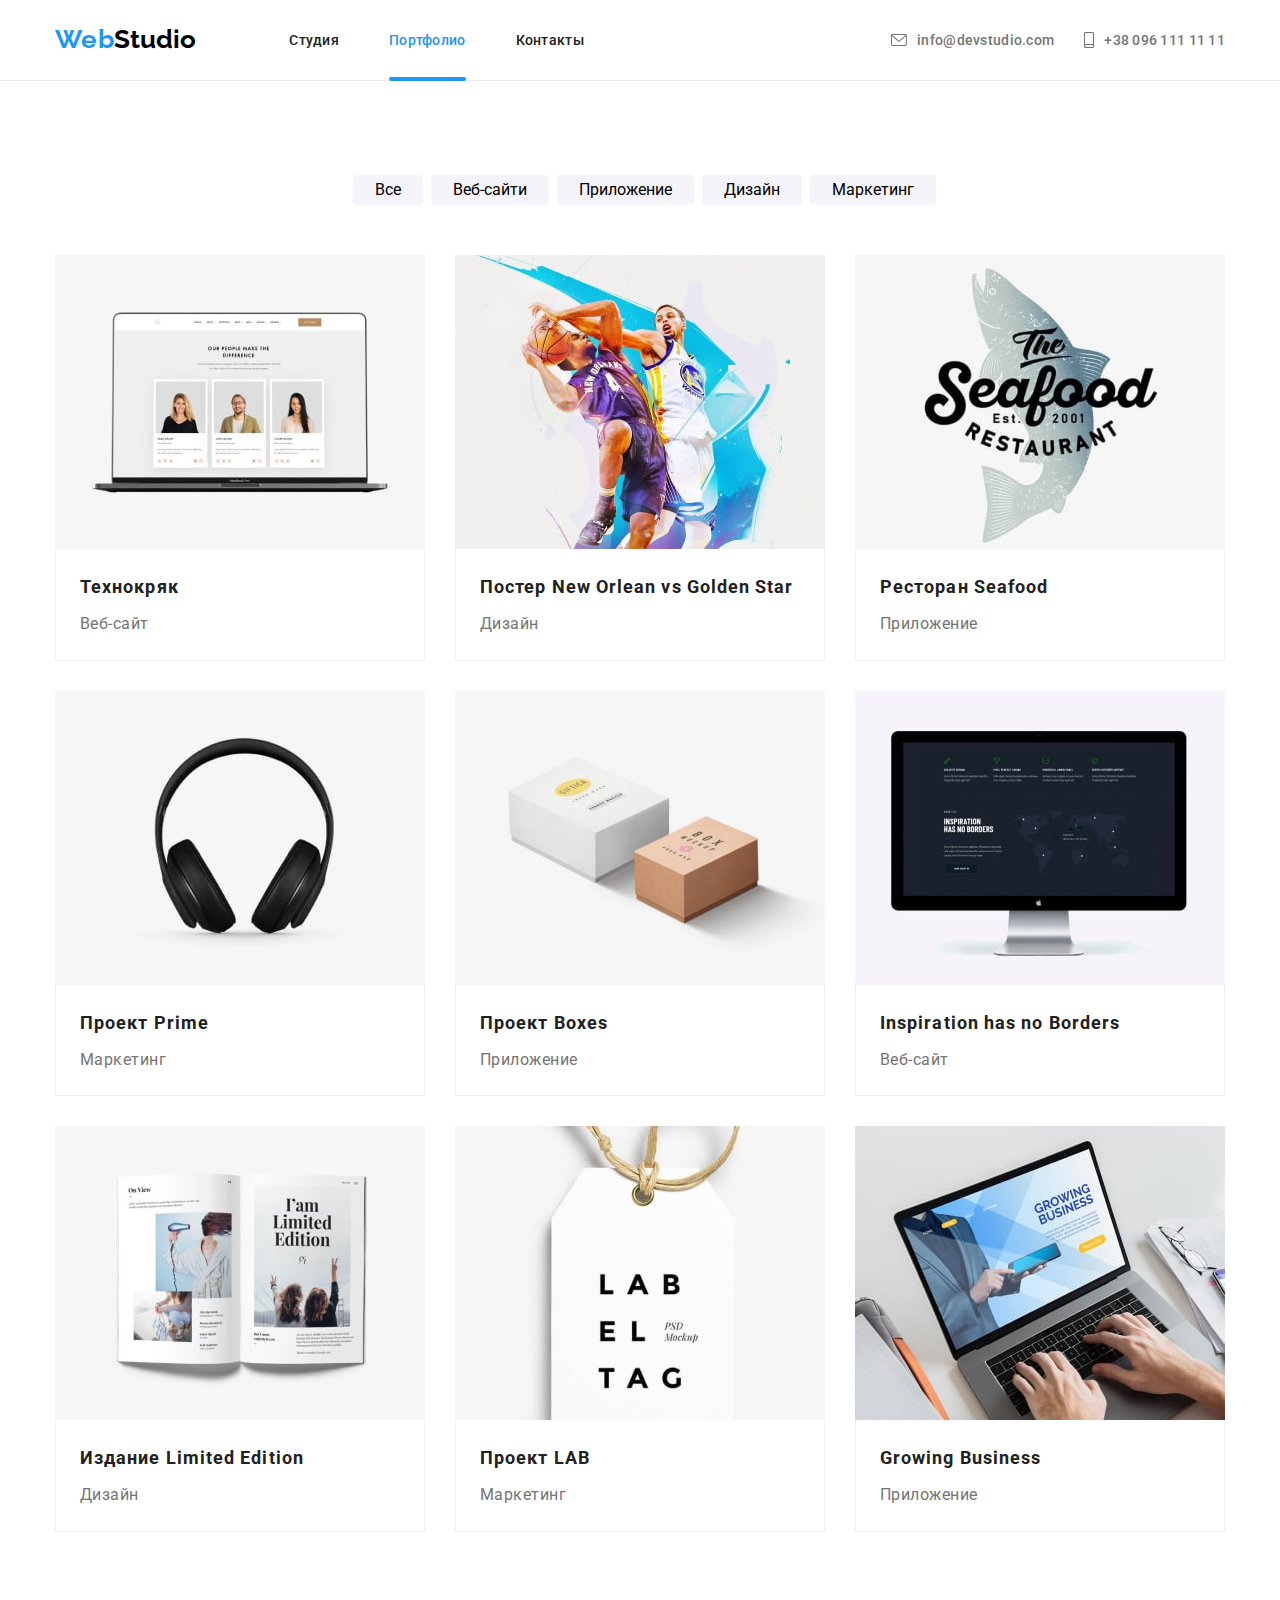
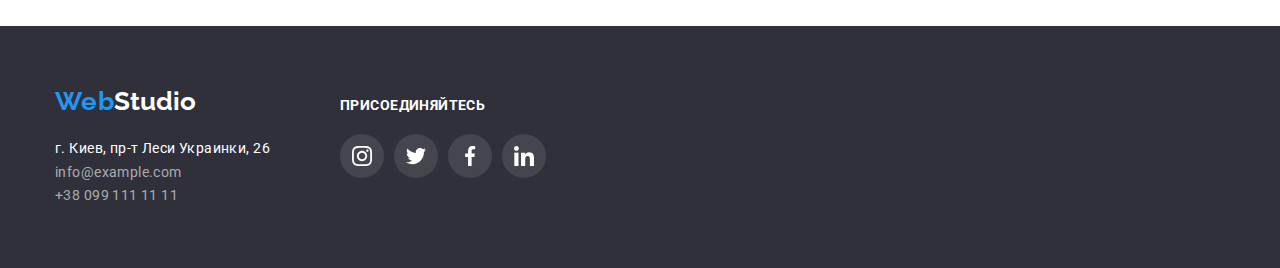
<file: portfolio.html>
<!DOCTYPE html>
<html lang="en">
  <head>
    <meta charset="UTF-8" />
    <meta http-equiv="X-UA-Compatible" content="IE=edge" />
    <meta name="viewport" content="width=device-width, initial-scale=1.0" />
    <title>Document</title>
    <link
      rel="stylesheet"
      href="https://cdnjs.cloudflare.com/ajax/libs/modern-normalize/1.0.0/modern-normalize.min.css"
    />
    <link rel="stylesheet" href="css/styles.css" />
    <link rel="preconnect" href="https://fonts.googleapis.com" />
    <link rel="preconnect" href="https://fonts.gstatic.com" crossorigin />
    <link
      href="https://fonts.googleapis.com/css2?family=Raleway:wght@700&family=Roboto:wght@400;500;700;900&display=swap"
      rel="stylesheet"
    />
  </head>

  <body>
    <header class="header">
      <div class="header__container header-liner">
        <nav class="nav">
          <a class="logo" href="#"><span class="logo-akcent">Web</span>Studio</a>
          <ul class="nav-list list">
            <li><a class="nav-link" href="./index.html">Студия</a></li>
            <li><a class="nav-link active current" href="./portfolio.html">Портфолио</a></li>
            <li><a class="nav-link" href="">Контакты</a></li>
          </ul>
        </nav>
        <ul class="contact-list">
          <li class="contact-item">
            <a class="contact-link" href="mailto:info@devstudio.com">
              <svg class="contact-icon" width="16" height="12">
                <use href="./images/icons.svg#icon-envelope-hover"></use>
              </svg>
              info@devstudio.com</a
            >
          </li>
          <li class="contact-item">
            <a class="contact-link" href="tel:+380961111111">
              <svg class="contact-icon" width="10" height="16">
                <use href="./images/icons.svg#icon-smartphone"></use>
              </svg>
              +38 096 111 11 11</a
            >
          </li>
        </ul>
      </div>
    </header>
    <main>
      <section class="section">
        <div class="container">
          <ul class="filter">
            <li class="filter-item">
              <button class="filter-btn" type="button">Все</button>
            </li>
            <li class="filter-item">
              <button class="filter-btn" type="button">Веб-сайти</button>
            </li>
            <li class="filter-item">
              <button class="filter-btn" type="button">Приложение</button>
            </li>
            <li class="filter-item">
              <button class="filter-btn" type="button">Дизайн</button>
            </li>
            <li class="filter-item">
              <button class="filter-btn" type="button">Маркетинг</button>
            </li>
          </ul>
          <ul class="portfolio card-set">
            <li class="portfolio-item">
              <a href="" class="portfolio-link">
                <div class="portfolio-photo">
                  <img src="./images/portfolio/port_img_1.jpg" alt="презентація на ноутбуці" width="370" height="294" />
                  <div class="portfolio-hover">
                    <p class="portfolio-hover-text">
                      Ресурс предлагает комплексные предложения с разным уровнем функционала и сервисов. Все это
                      позволит посетителю получить исчерпывающие сведения о компании или частном лице.
                    </p>
                  </div>
                </div>

                <div class="portfolio-text">
                  <h3 class="portfolio-title">Технокряк</h3>
                  <p class="portfolio-subtitle">Веб-сайт</p>
                </div>
              </a>
            </li>
            <li class="portfolio-item">
              <a href="" class="portfolio-link">
                <div class="portfolio-photo">
                  <img src="./images/portfolio/port_img_2.jpg" alt="постер" width="370" height="294" />
                  <div class="portfolio-hover">
                    <p class="portfolio-hover-text">
                      Ресурс предлагает комплексные предложения с разным уровнем функционала и сервисов. Все это
                      позволит посетителю получить исчерпывающие сведения о компании или частном лице.
                    </p>
                  </div>
                </div>
                <!-- <div class="portfolio-hover-text">
                  <p class="qwerty">Ресурс предлагает комплексные предложения с разным уровнем функционала и сервисов. 
                    Все это позволит посетителю получить исчерпывающие сведения о компании или частном лице.
                  </p>
                </div> -->
                <div class="portfolio-text">
                  <h3 class="portfolio-title">Постер New Orlean vs Golden Star</h3>
                  <p class="portfolio-subtitle">Дизайн</p>
                </div>
              </a>
            </li>
            <li class="portfolio-item">
              <a href="" class="portfolio-link">
                <div class="portfolio-photo">
                  <img src="./images/portfolio/port_img_3.jpg" alt="ресторан" width="370" height="294" />
                  <div class="portfolio-hover">
                    <p class="portfolio-hover-text">
                      Ресурс предлагает комплексные предложения с разным уровнем функционала и сервисов. Все это
                      позволит посетителю получить исчерпывающие сведения о компании или частном лице.
                    </p>
                  </div>
                </div>
                <div class="portfolio-text">
                  <h3 class="portfolio-title">Ресторан Seafood</h3>
                  <p class="portfolio-subtitle">Приложение</p>
                </div>
              </a>
            </li>
            <li class="portfolio-item">
              <a href="" class="portfolio-link">
                <div class="portfolio-photo">
                  <img src="./images/portfolio/port_img_4.jpg" alt="наушніки" width="370" height="294" />
                  <div class="portfolio-hover">
                    <p class="portfolio-hover-text">
                      Ресурс предлагает комплексные предложения с разным уровнем функционала и сервисов. Все это
                      позволит посетителю получить исчерпывающие сведения о компании или частном лице.
                    </p>
                  </div>
                </div>
                <div class="portfolio-text">
                  <h3 class="portfolio-title">Проект Prime</h3>
                  <p class="portfolio-subtitle">Маркетинг</p>
                </div>
              </a>
            </li>
            <li class="portfolio-item">
              <a href="" class="portfolio-link">
                <div class="portfolio-photo">
                  <img src="./images/portfolio/port_img_5.jpg" alt="проект" width="370" height="294" />
                  <div class="portfolio-hover">
                    <p class="portfolio-hover-text">
                      Ресурс предлагает комплексные предложения с разным уровнем функционала и сервисов. Все это
                      позволит посетителю получить исчерпывающие сведения о компании или частном лице.
                    </p>
                  </div>
                </div>
                <div class="portfolio-text">
                  <h3 class="portfolio-title">Проект Boxes</h3>
                  <p class="portfolio-subtitle">Приложение</p>
                </div>
              </a>
            </li>
            <li class="portfolio-item">
              <a href="" class="portfolio-link">
                <div class="portfolio-photo">
                  <img src="./images/portfolio/port_img_6.jpg" alt="монітор" width="370" height="294" />
                  <div class="portfolio-hover">
                    <p class="portfolio-hover-text">
                      Ресурс предлагает комплексные предложения с разным уровнем функционала и сервисов. Все это
                      позволит посетителю получить исчерпывающие сведения о компании или частном лице.
                    </p>
                  </div>
                </div>
                <div class="portfolio-text">
                  <h3 class="portfolio-title">Inspiration has no Borders</h3>
                  <p class="portfolio-subtitle">Веб-сайт</p>
                </div>
              </a>
            </li>
            <li class="portfolio-item">
              <a href="" class="portfolio-link">
                <div class="portfolio-photo">
                  <img src="./images/portfolio/port_img_7.jpg" alt="книга" width="370" height="294" />
                  <div class="portfolio-hover">
                    <p class="portfolio-hover-text">
                      Ресурс предлагает комплексные предложения с разным уровнем функционала и сервисов. Все это
                      позволит посетителю получить исчерпывающие сведения о компании или частном лице.
                    </p>
                  </div>
                </div>
                <div class="portfolio-text">
                  <h3 class="portfolio-title">Издание Limited Edition</h3>
                  <p class="portfolio-subtitle">Дизайн</p>
                </div>
              </a>
            </li>
            <li class="portfolio-item">
              <a href="" class="portfolio-link">
                <div class="portfolio-photo">
                  <img src="./images/portfolio/port_img_8.jpg" alt="ярлик" width="370" height="294" />
                  <div class="portfolio-hover">
                    <p class="portfolio-hover-text">
                      Ресурс предлагает комплексные предложения с разным уровнем функционала и сервисов. Все это
                      позволит посетителю получить исчерпывающие сведения о компании или частном лице.
                    </p>
                  </div>
                </div>
                <div class="portfolio-text">
                  <h3 class="portfolio-title">Проект LAB</h3>
                  <p class="portfolio-subtitle">Маркетинг</p>
                </div>
              </a>
            </li>
            <li class="portfolio-item">
              <a href="" class="portfolio-link">
                <div class="portfolio-photo">
                  <img src="./images/portfolio/port_img_9.jpg" alt="друкує на ноутбуці" width="370" height="294" />
                  <div class="portfolio-hover">
                    <p class="portfolio-hover-text">
                      Ресурс предлагает комплексные предложения с разным уровнем функционала и сервисов. Все это
                      позволит посетителю получить исчерпывающие сведения о компании или частном лице.
                    </p>
                  </div>
                </div>
                <div class="portfolio-text">
                  <h3 class="portfolio-title">Growing Business</h3>
                  <p class="portfolio-subtitle">Приложение</p>
                </div>
              </a>
            </li>
          </ul>
        </div>
      </section>
    </main>
    <footer class="footer">
      <div class="container footer-all">
        <div class="">
          <a class="logo logo-white" href="#"><span class="logo-akcent">Web</span>Studio</a>
          <address>
            <ul>
              <li>
                <a
                  class="footer-link"
                  target="_blank"
                  rel="noopener noreferrer"
                  href="https://www.google.com/maps/d/viewer?mid=10uSM3H-mIU3GznYo2szRIEphczw&hl=en_US&ll=50.42732700000001%2C30.538092&z=17"
                  >г. Киев, пр-т Леси Украинки, 26</a
                >
              </li>
              <li><a class="footer-link link-transparency" href="mailto:info@example.com">info@example.com</a></li>
              <li><a class="footer-link link-transparency" href="tel:+380991111111">+38 099 111 11 11</a></li>
            </ul>
          </address>
        </div>
        <div class="footer-soc">
          <h2 class="footer-soc-title">присоединяйтесь</h2>
          <ul class="team-soc-list">
            <li class="team-soc-item">
              <a href="" class="team-soc-link">
                <svg class="team-soc-icon icon-white" width="20" height="20">
                  <use href="./images/icons.svg#icon-team_logo_1"></use>
                </svg>
              </a>
            </li>
            <li class="team-soc-item">
              <a href="" class="team-soc-link">
                <svg class="team-soc-icon icon-white" width="20" height="20">
                  <use href="./images/icons.svg#icon-team_logo_2"></use>
                </svg>
              </a>
            </li>
            <li class="team-soc-item">
              <a href="" class="team-soc-link">
                <svg class="team-soc-icon icon-white" width="20" height="20">
                  <use href="./images/icons.svg#icon-team_logo_3"></use>
                </svg>
              </a>
            </li>
            <li class="team-soc-item">
              <a href="" class="team-soc-link">
                <svg class="team-soc-icon icon-white" width="20" height="20">
                  <use href="./images/icons.svg#icon-team_logo_4"></use>
                </svg>
              </a>
            </li>
          </ul>
        </div>
      </div>
    </footer>
  </body>
</html>
</file>
<file: css/styles.css>
:root {
  --main-text-color: #757575;
  --additional-text-color: #212121;
  --accent-color: #2196f3;
  --white: #ffffff;
  --card-gap: 30px;
  --card-item: 3;
  --transition: 250ms cubic-bezier(0.4, 0, 0.2, 1);
}
* {
  box-sizing: border-box;
}
/* font-family: 'Raleway', sans-serif; */
/* font-family: 'Roboto', sans-serif; */
body,
html {
  font-family: "Roboto";
  background-color: #ffffff;
  color: var(--main-text-color);
  margin: 0;
  padding: 0;
}

button {
  cursor: pointer;
}

a {
  text-decoration: none;
  font-style: normal;
}

p,
h1,
h2,
h3,
h4,
h5,
h6,
ul {
  margin: 0;
  padding: 0;
}

ul {
  list-style: none;
}

img {
  display: block;
  min-width: 100px;
  height: auto;
}

.card-set {
  display: flex;
  flex-wrap: wrap;
  gap: var(--card-gap);
}

.logo {
  font-family: "Raleway", sans-serif;
  font-weight: 700;
  font-size: 26px;
  text-decoration: none;
  color: #000000;
}

.logo-akcent {
  font-family: "Raleway";
  font-weight: 700;
  font-size: 26px;
  line-height: 1.2;
  letter-spacing: 0.03em;
  color: var(--accent-color);
}

.logo-white {
  color: var(--white);
  margin-bottom: 20px;
  display: block;
}
.container {
  width: 1200px;
  margin: 0 auto;
  padding: 0 15px;
}
.header {
  border-bottom: 1px solid #ececec;
}
.header__container {
  width: 1200px;
  margin: 0 auto;
  padding: 0 15px;
  display: flex;
  justify-content: space-between;
  align-items: center;
}
/* .header-liner {
  width: auto;
  border: 1px solid #ececec;
} */
.nav {
  display: flex;
  align-items: center;
}

.nav-list {
  display: flex;
  justify-content: center;
  gap: 50px;
  margin-left: 93px;
}
.nav-indicator {
  position: absolute;
  bottom: 0;
  width: 48px;
  height: 4px;
  border-radius: 2px;
  background-color: #2196f3;
  opacity: 0;
}
.nav-item {
  position: relative;
  display: flex;
  justify-content: center;
}
.nav-link {
  font-weight: 500;
  font-size: 14px;
  line-height: 1.15;
  letter-spacing: 0.02em;
  color: var(--additional-text-color);
  padding: 32px 0;
  display: flex;
  transition: color 250ms cubic-bezier(0.4, 0, 0.2, 1);
  position: relative;
}
.current::after {
  content: "";
  position: absolute;
  bottom: -1px;
  left: 0;
  width: 100%;
  height: 4px;

  background-color: var(--accent-color);
  border-radius: 2px;
}

/* transition: background 2500ms cubic-bezier(0.4, 0, 0.2, 1); */
/* .nav-link:hover, */
/* .nav-link:focus .nav-indicator {
}
.nav-item:focus .nav-indicator {
  background: red;
} */
/* .nav-item:hover .nav-indicator {
  opacity: 1;
  transition: opacity 2500ms cubic-bezier(0.4, 0, 0.2, 1);
} */

.contact-list {
  display: flex;
  justify-content: flex-end;
  gap: var(--card-gap);
}
/* .contact {
  display: flex;
} */
.benefits-list {
  display: flex;
  justify-content: space-between;
  /* margin-bottom: 94px; */
}
.section {
  padding: 94px 0;
}
.benefits-item {
  width: 270px;
  /* height: 101px; */
}
.contact-link {
  font-weight: 500;
  font-size: 14px;
  line-height: 1.15;
  letter-spacing: 0.02em;
  color: var(--main-text-color);
  padding: 32px 0;
  display: flex;
  align-items: center;
  transition: color 250ms cubic-bezier(0.4, 0, 0.2, 1);
}
.contact-icon {
  fill: #757575;
  margin-right: 10px;
  transition: fill 250ms cubic-bezier(0.4, 0, 0.2, 1);
}
.contact-item {
  display: flex;
  align-items: center;
}
.active {
  color: var(--accent-color);
  opacity: 1;
}
.contact-link:hover,
.contact-link:focus {
  color: var(--accent-color);
}
.contact-link:hover .contact-icon,
.contact-link:focus .contact-icon {
  fill: var(--accent-color);
}
.nav-link:hover,
.nav-link:focus,
.footer-link:hover,
.footer-link:focus {
  color: var(--accent-color);
}

.button {
  background-color: var(--accent-color);
  color: var(--white);
  font-style: normal;
  font-weight: 700;
  font-size: 16px;
  line-height: 1.9;
  align-items: center;
  text-align: center;
  letter-spacing: 0.06em;
  border-radius: 4px;
  border: 0;
  margin: 0 auto;
  padding: 10px 32px;
  display: flex;
  transition: background-color 250ms cubic-bezier(0.4, 0, 0.2, 1);
}
.button:hover,
.button:focus {
  background-color: #188ce8;
}
.filter-btn {
  border: none;
  background-color: #f5f4fa;
  color: #000000;
  border-radius: 4px;
  font-size: 16px;
  padding: 6px 22px;
  transition: background-color 250ms cubic-bezier(0.4, 0, 0.2, 1), color 250ms cubic-bezier(0.4, 0, 0.2, 1),
    box-shadow 250ms cubic-bezier(0.4, 0, 0.2, 1);
}
.filter-item:not(:last-child) {
  margin-right: 8px;
}
/* .filter-btn-active {
  border: none;
  background-color: var(--accent-color);
  color: var(--white);
  border-radius: 4px;
  font-size: 16px;
  padding: 6px 22px;
} */
.filter-btn:hover,
.filter-btn:focus {
  background-color: var(--accent-color);
  border: none;
  color: var(--white);
  box-shadow: 0px 3px 1px rgba(0, 0, 0, 0.1), 0px 1px 2px rgba(0, 0, 0, 0.08), 0px 2px 2px rgba(0, 0, 0, 0.12);
}
.hero {
  max-width: 1600px;
  height: 600px;
  margin-left: auto;
  margin-right: auto;
  /* background-color: #2f303a; */
  background-image: linear-gradient(rgba(47, 48, 58, 0.4), rgba(47, 48, 58, 0.4)), url(../images/hero.jpg);
  padding: 200px 0;
  background-repeat: no-repeat;
  background-position: center;
  background-size: cover;
}
.hero-title {
  font-weight: 900;
  font-size: 44px;
  line-height: 1.36;
  text-align: center;
  letter-spacing: 0.06em;
  text-transform: uppercase;
  color: var(--white);
  margin-bottom: 30px;
}
.filter {
  font-weight: 500;
  font-size: 16px;
  line-height: 1.62;
  letter-spacing: 0.03em;
  color: var(--additional-text-color);
  display: flex;
  justify-content: center;
  margin-left: 8px;
  margin-bottom: 50px;
}

.benefits-background {
  width: 270px;
  height: 120px;
  background-color: #f5f4fa;
  margin-bottom: 30px;
  display: flex;
  align-items: center;
  justify-content: center;
}

.title {
  font-weight: 700;
  font-size: 14px;
  line-height: 1.14;
  letter-spacing: 0.03em;
  text-transform: uppercase;
  color: var(--additional-text-color);
  margin-bottom: 10px;
}
.benefits-icon {
  display: flex;
  align-items: center;
  justify-content: center;
}
.benefits-list .text {
  /* font-weight: 400; */
  font-size: 14px;
  line-height: 1.71;
  letter-spacing: 0.03em;
  color: var(--main-text-color);
}
/* заголовки першої сторінки */
.team {
  background-color: #f5f4fa;
  /* padding: 94px 0; */
}
.description-list {
  justify-content: space-between;
}
.description {
  /* margin-bottom: 80px; */
  padding-top: 0;
}

.image-bloc {
  position: relative;
}
.description-subtitle {
  position: absolute;
  bottom: 0;
  width: 370px;
  height: 70px;
  background-color: rgb(47, 48, 58, 0.8);
  display: flex;
  justify-content: center;
  align-items: center;
}
.description-text {
  color: var(--white);
  font-weight: 700;
  font-size: 14px;
  line-height: 16px;
  letter-spacing: 0.03em;
  text-transform: uppercase;
}
.subtitle {
  font-weight: 700;
  font-size: 36px;
  line-height: 1.16;
  text-align: center;
  letter-spacing: 0.03em;
  color: var(--additional-text-color);
  margin-bottom: 50px;
}
.team-list {
  justify-content: center;
}
.team-item {
  width: 270px;
  box-shadow: 0px 1px 3px rgba(0, 0, 0, 0.12), 0px 1px 1px rgba(0, 0, 0, 0.14), 0px 2px 1px rgba(0, 0, 0, 0.2);
  border-radius: 0px 0px 4px 4px;
}
.team-text {
  background-color: #ffffff;
  padding: 30px 0;
  text-align: center;
  /* display: flex;
  flex-direction: column;
  align-items: center; */
}
.team-name {
  font-weight: 500;
  font-size: 16px;
  line-height: 1.19;
  letter-spacing: 0.03em;
  color: var(--additional-text-color);
  margin-bottom: 10px;
}
.team-member-decription {
  font-size: 16px;
  line-height: 1.19;
  letter-spacing: 0.03em;
  color: var(--main-text-color);
  margin-bottom: 16px;
}
.team-soc-list {
  display: flex;
  justify-content: center;
}
.team-soc-item + .team-soc-item {
  margin-left: 10px;
}
.team-soc-link {
  width: 44px;
  height: 44px;
  border-radius: 50%;
  background-color: #fff;
  display: flex;
  align-items: center;
  justify-content: center;
  transition: background-color 250ms cubic-bezier(0.4, 0, 0.2, 1);
}
.team-soc-icon {
  fill: #afb1b8;
  transition: fill 250ms cubic-bezier(0.4, 0, 0.2, 1);
}
.team-soc-link:hover,
.team-soc-link:focus {
  background-color: var(--accent-color);
}
.team-soc-link:hover .team-soc-icon,
.team-soc-link:focus .team-soc-icon {
  fill: #fff;
}
/* .client-link { */
/* width: 170px;
  height: 92px; */
/* border: 1px; */
/* background-color: tomato; */
/* display: flex;
  align-items: center;
  justify-content: center; */

.client-link {
  width: 170px;
  /* padding: 16px 32px; */
  height: 92px;
  border: 1px solid #afb1b8;
  border-radius: 4px;
  box-sizing: border-box;
  display: flex;
  align-items: center;
  justify-content: center;
  transition: border 250ms cubic-bezier(0.4, 0, 0.2, 1);
  /* transition-property: ; */
}

.client-list {
  display: flex;
  justify-content: center;
  align-content: center;
}

.client-icon {
  fill: #afb1b8;
  transition: fill 250ms cubic-bezier(0.4, 0, 0.2, 1);
}

.client-item + .client-item {
  margin-left: 30px;
}

.client-link:hover,
.client-link:focus {
  border: 1px solid var(--accent-color);
}
.client-link:hover .client-icon,
.client-link:focus .client-icon {
  fill: #2196f3;
}

.portfolio-item {
  width: 370px;
  /* transition: 250ms cubic-bezier(0.4, 0, 0.2, 1); */
}
.portfolio-link {
  display: block;
  transition: box-shadow 250ms cubic-bezier(0.4, 0, 0.2, 1);
}
.portfolio-photo {
  position: relative;
  overflow: hidden;
}
.portfolio-hover {
  position: absolute;
  transform: translateY(0px);
  width: 370px;
  height: 294px;
  background-color: rgba(33, 150, 243, 0.9);
  display: flex;
  align-items: center;
  text-align: center;
  transition: transform 250ms cubic-bezier(0.4, 0, 0.2, 1);
}
.portfolio-link:hover .portfolio-hover,
.portfolio-link:focus .portfolio-hover {
  transform: translateY(-294px);
}

.portfolio-link:hover,
.portfolio-link:focus {
  box-shadow: 0px 1px 1px rgba(0, 0, 0, 0.12), 0px 4px 4px rgba(0, 0, 0, 0.06), 1px 4px 6px rgba(0, 0, 0, 0.16);
}
/* .portfolio-hover {
  position: absolute;
  transform: translateY(294px);
  width: 370px;
  height: 294px;
  background-color: rgba(33, 150, 243, 0.9);
  display: flex;
  align-items: center;
  text-align: center;
  /* padding: 63px 24px; */
/* transition: transform 250ms cubic-bezier(0.4, 0, 0.2, 1);
}*/

.portfolio-hover-text {
  font-style: normal;
  font-weight: 400;
  font-size: 18px;
  line-height: 1.56;
  letter-spacing: 0.03em;
  color: #ffffff;
  position: absolute;
  /* top: 50%;
  left: 0%; */
  width: 100%;
  height: 294px;
  display: flex;
  justify-content: center;
  align-items: center;

  /* font-style: normal;
  font-weight: 400;
  font-size: 18px;
  line-height: 1.56;
  letter-spacing: 0.03em;
  position: absolute;
  top: 0%;
  left: 0%;
  width: 100%;
  height: 294px;
  display: flex;
  justify-content: center;
  align-items: center; */
}

.portfolio-text {
  background-color: #ffffff;
  padding: 20px 24px;
  /* display: flex;
  flex-direction: column; */
  border: 1px solid #eeeeee;
  border-top: none;
}
.portfolio-title {
  font-weight: 700;
  font-size: 18px;
  line-height: 2;
  letter-spacing: 0.06em;
  color: var(--additional-text-color);
  margin-bottom: 4px;
}
.portfolio-subtitle {
  font-size: 16px;
  line-height: 1.9;
  letter-spacing: 0.03em;
  color: var(--main-text-color);
}
.footer-link {
  color: var(--white);
  font-style: normal;
  font-size: 14px;
  line-height: 1.7;
  letter-spacing: 0.03em;
  transition: color 250ms cubic-bezier(0.4, 0, 0.2, 1);
}

/* border : 1px solid #000000; */

.footer-all {
  display: flex;
  align-items: baseline;
}
.footer-soc {
  display: flex;
  margin-left: 70px;
  margin-right: 70px;
  flex-direction: column;
}
.footer-soc-title {
  font-weight: 700;
  font-size: 14px;
  line-height: 1.14;
  letter-spacing: 0.03em;
  color: var(--white);
  margin-bottom: 20px;
  text-transform: uppercase;
  display: block;
}
.team-soc-link {
  background-color: rgba(255, 255, 255, 0.1);
}
.icon-white {
  fill: #fff;
}
.link-transparency {
  color: rgba(255, 255, 255, 0.6);
  margin-top: 9px;
}
.footer {
  background-color: #2f303a;
  text-decoration: none;
  padding: 60px 0;
}
.form {
  display: flex;
  align-items: flex-end;
  margin-left: auto;
}
.submin {
  display: flex;
}
.subscribe-email {
  font-size: 16px;
  line-height: 1.25;
  width: 358px;
  height: 50px;
  /* display: flex;
  align-items: center; */
  letter-spacing: 0.03em;
  color: rgba(255, 255, 255, 0.6);
  border: 1px solid rgba(255, 255, 255, 0.3);
  filter: drop-shadow(0px 4px 4px rgba(0, 0, 0, 0.15));
  border-radius: 4px;
  padding: 14px 0;
  padding-left: 16px;
  background: transparent;
  display: flex;
  align-items: flex-end;
}
.subscribe-btn {
  height: 50px;
  width: 200px;
  background-color: #2196f3;
  box-shadow: 0px 4px 4px rgba(0, 0, 0, 0.15);
  border-radius: 4px;
  border: none;
  /* padding-left: 29px;
  padding: 10px; */
  color: var(--white);
  margin-left: 12px;
  display: flex;
  align-items: center;
  justify-content: center;
}
.subscribe-icon {
  margin: 13px 10px;
}
/* .footer-link-text {
  color: var(--white);
  font-style: normal;
  font-size: 14px;
  line-height: 1.7;
  letter-spacing: 0.03em;
  text-shadow: #000 0px 0px 1px;
} */

.visually-hidden {
  /* visibility: hidden; */
  display: none;
}
.is-hidden {
  opacity: 0;
  visibility: hidden;
  pointer-events: none;
}
.backdrop {
  position: fixed;
  top: 0;
  left: 0;
  width: 100%;
  height: 100%;
  background-color: rgba(0, 0, 0, 0.2);
  transition: opacity 250ms cubic-bezier(0.4, 0, 0.2, 1);
}
/* .backdrop.is-hidden .modal {
  transform: translate(-50%, -50%) scale(0) rotate(-180deg);
} */
.modal {
  position: absolute;
  width: 540px;
  min-height: 600px;
  background-color: #fff;
  top: 50%;
  left: 50%;
  transform: translate(-50%, -50%) scale(1) rotate(0);
  transition: 250ms cubic-bezier(0.4, 0, 0.2, 1);
  border-radius: 4px;
  padding: 40px;
  background-color: #fff;
}
.modal-button {
  /* display: block; */
  position: absolute;
  top: 10px;
  right: 10px;
  width: 30px;
  height: 30px;
  border-radius: 50%;
  border: 1px solid rgba(0, 0, 0, 0.1);
  background-color: transparent;
  display: flex;
  justify-content: center;
  align-items: center;
  transition: 250ms cubic-bezier(0.4, 0, 0.2, 1);
}

/* .modal-navigation {
  display: flex;
  justify-content: flex-end;
} */
.modal-title {
  font-weight: 700;
  font-size: 20px;
  line-height: 1.15;
  letter-spacing: 0.03em;
  color: #212121;
  text-align: center;
  margin-bottom: 20px;
}
.modal-field {
  margin-bottom: 10px;
}

/* .modal-button-icon {
  /* position: absolute;
  top: 10px;
  right: 10px; */
/* } */
</file>
